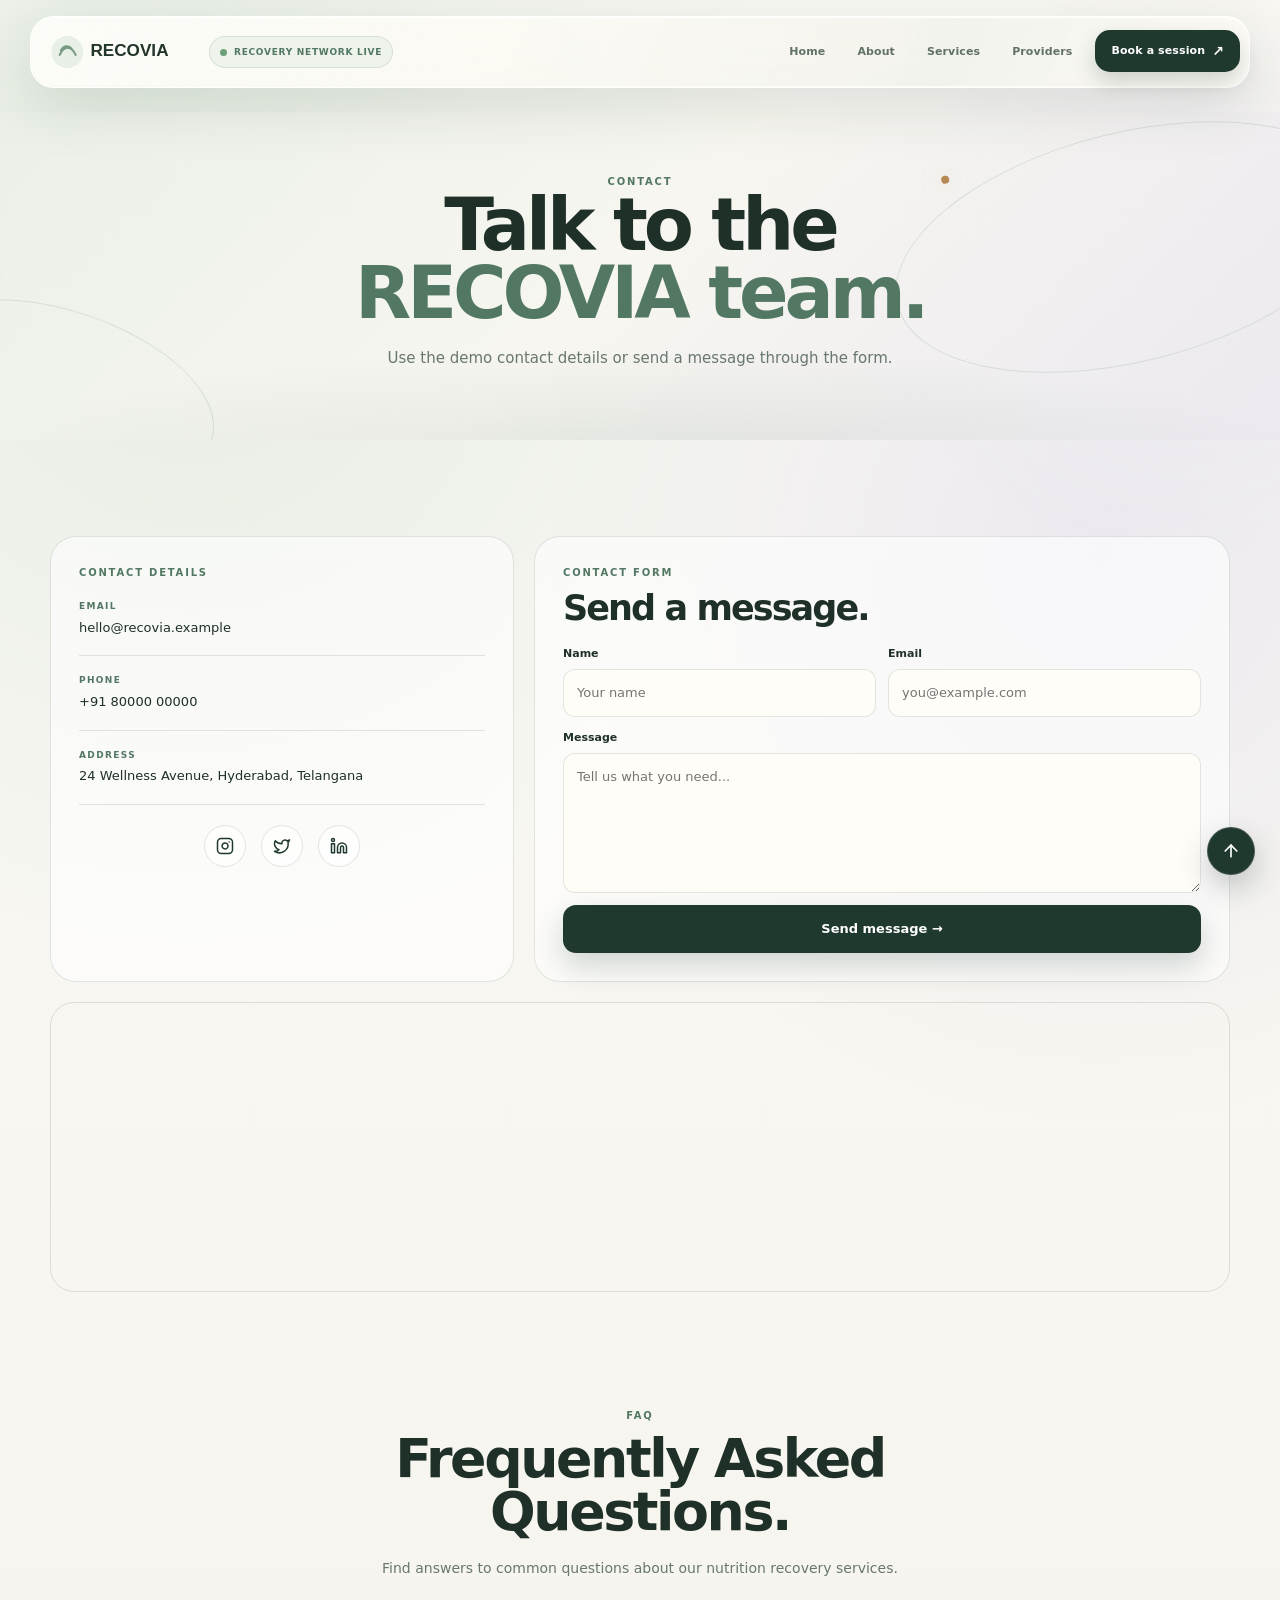
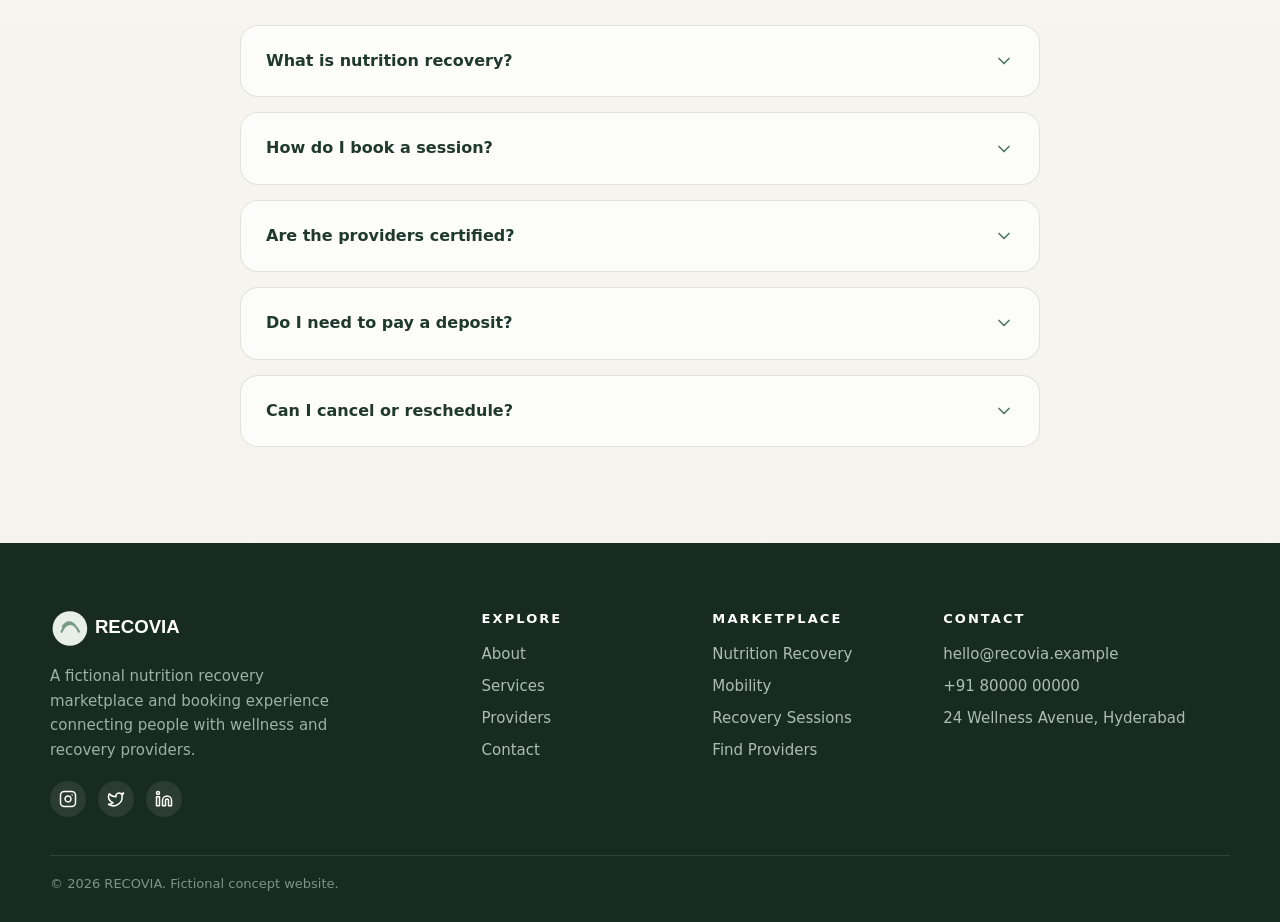
<file: contact.html>
<!doctype html><html lang="en"><head><meta charset="utf-8"><meta name="viewport" content="width=device-width,initial-scale=1"><meta name="theme-color" content="#20392e"><link rel="icon" href="assets/favicon.svg"><link rel="stylesheet" href="assets/css/style.css"><title>Contact — RECOVIA</title></head><body><header class="nav nav-modern"><a class="brand" href="index.html" aria-label="RECOVIA home"><img src="assets/logo.svg" alt="RECOVIA"></a><div class="nav-live"><span class="live-dot"></span><span>Recovery network live</span></div><button class="menu" aria-label="Open navigation" aria-expanded="false"><span></span><span></span><span></span></button><nav class="navlinks" aria-label="Primary navigation"><a href="index.html">Home</a><a href="about.html">About</a><a href="services.html">Services</a><a href="providers.html">Providers</a><a class="nav-cta" href="contact.html">Book a session <span>↗</span></a></nav></header><div class="scroll-progress" aria-hidden="true"><span></span></div><main>
<section class="page-hero"><div class="page-hero-orbit orbit-a" aria-hidden="true"></div><div class="page-hero-orbit orbit-b" aria-hidden="true"></div><div class="page-hero-noise" aria-hidden="true"></div><div class="container reveal"><div class="kicker">Contact</div><h1>Talk to the<br><em>RECOVIA team.</em></h1><p>Use the demo contact details or send a message through the form.</p></div></section>
<section class="section container"><div class="contact-grid"><div class="contact-box reveal from-left"><div class="kicker">Contact details</div><div class="contact-item"><small>Email</small><p>hello@recovia.example</p></div><div class="contact-item"><small>Phone</small><p>+91 80000 00000</p></div><div class="contact-item"><small>Address</small><p>24 Wellness Avenue, Hyderabad, Telangana</p></div><div class="contact-socials" style="display:flex;justify-content:center;gap:15px;padding-top:20px"><a href="#" aria-label="Instagram"><svg width="18" height="18" viewBox="0 0 24 24" fill="none" stroke="currentColor" stroke-width="2" stroke-linecap="round" stroke-linejoin="round"><rect x="2" y="2" width="20" height="20" rx="5" ry="5"></rect><path d="M16 11.37A4 4 0 1 1 12.63 8 4 4 0 0 1 16 11.37z"></path><line x1="17.5" y1="6.5" x2="17.51" y2="6.5"></line></svg></a><a href="#" aria-label="Twitter"><svg width="18" height="18" viewBox="0 0 24 24" fill="none" stroke="currentColor" stroke-width="2" stroke-linecap="round" stroke-linejoin="round"><path d="M22 4s-.7 2.1-2 3.4c1.6 10-9.4 17.3-18 11.6 2.2.1 4.4-.6 6-2C3 15.5.5 9.6 3 5c2.2 2.6 5.6 4.1 9 4-.9-4.2 4-6.6 7-3.8 1.1 0 3-1.2 3-1.2z"></path></svg></a><a href="#" aria-label="LinkedIn"><svg width="18" height="18" viewBox="0 0 24 24" fill="none" stroke="currentColor" stroke-width="2" stroke-linecap="round" stroke-linejoin="round"><path d="M16 8a6 6 0 0 1 6 6v7h-4v-7a2 2 0 0 0-2-2 2 2 0 0 0-2 2v7h-4v-7a6 6 0 0 1 6-6z"></path><rect x="2" y="9" width="4" height="12"></rect><circle cx="4" cy="4" r="2"></circle></svg></a></div></div><div class="form-box reveal from-right"><div class="kicker">Contact form</div><h2 style="margin:9px 0 20px;font-size:35px">Send a message.</h2><form class="form" data-demo-form><div class="field"><label>Name</label><input required placeholder="Your name"></div><div class="field"><label>Email</label><input required type="email" placeholder="you@example.com"></div><div class="field full"><label>Message</label><textarea required placeholder="Tell us what you need..."></textarea></div><div class="field full"><button class="btn btn-primary" type="submit">Send message →</button></div></form><div class="notice"></div></div></div><div class="map reveal"><iframe loading="lazy" src="https://www.openstreetmap.org/export/embed.html?bbox=78.390%2C17.370%2C78.510%2C17.470&layer=mapnik"></iframe></div></section><section class="section container faq-section"><div class="section-head reveal"><div><div class="kicker">FAQ</div><h2>Frequently Asked<br>Questions.</h2></div><p>Find answers to common questions about our nutrition recovery services.</p></div><div class="faq-list reveal"><details class="faq-item"><summary>What is nutrition recovery? <svg width="20" height="20" viewBox="0 0 24 24" fill="none" stroke="currentColor" stroke-width="2" stroke-linecap="round" stroke-linejoin="round" class="faq-arrow"><polyline points="6 9 12 15 18 9"></polyline></svg></summary><div class="faq-content"><p>Nutrition recovery focuses on replenishing essential nutrients and rehydrating the body after intensive workouts, treatments, or periods of stress.</p></div></details><details class="faq-item"><summary>How do I book a session? <svg width="20" height="20" viewBox="0 0 24 24" fill="none" stroke="currentColor" stroke-width="2" stroke-linecap="round" stroke-linejoin="round" class="faq-arrow"><polyline points="6 9 12 15 18 9"></polyline></svg></summary><div class="faq-content"><p>You can book a session by selecting a provider from our Providers page, choosing an available time slot, and submitting a booking request with your details.</p></div></details><details class="faq-item"><summary>Are the providers certified? <svg width="20" height="20" viewBox="0 0 24 24" fill="none" stroke="currentColor" stroke-width="2" stroke-linecap="round" stroke-linejoin="round" class="faq-arrow"><polyline points="6 9 12 15 18 9"></polyline></svg></summary><div class="faq-content"><p>Yes, all providers on the RECOVIA marketplace are fully vetted and certified professionals in nutrition, wellness, and physical recovery.</p></div></details><details class="faq-item"><summary>Do I need to pay a deposit? <svg width="20" height="20" viewBox="0 0 24 24" fill="none" stroke="currentColor" stroke-width="2" stroke-linecap="round" stroke-linejoin="round" class="faq-arrow"><polyline points="6 9 12 15 18 9"></polyline></svg></summary><div class="faq-content"><p>Most sessions require a small deposit to secure your booking slot. The exact deposit amount is shown upfront during the booking process.</p></div></details><details class="faq-item"><summary>Can I cancel or reschedule? <svg width="20" height="20" viewBox="0 0 24 24" fill="none" stroke="currentColor" stroke-width="2" stroke-linecap="round" stroke-linejoin="round" class="faq-arrow"><polyline points="6 9 12 15 18 9"></polyline></svg></summary><div class="faq-content"><p>Yes, you can cancel or reschedule your session up to 24 hours in advance. Please refer to our complete cancellation policy for more details.</p></div></details></div></section></main><footer class="footer"><div class="container footer-grid"><div><img src="assets/logo-footer.svg" alt="RECOVIA"><p>A fictional nutrition recovery marketplace and booking experience connecting people with wellness and recovery providers.</p><div class="social-icons"><a href="#" aria-label="Instagram"><svg width="18" height="18" viewBox="0 0 24 24" fill="none" stroke="currentColor" stroke-width="2" stroke-linecap="round" stroke-linejoin="round"><rect x="2" y="2" width="20" height="20" rx="5" ry="5"></rect><path d="M16 11.37A4 4 0 1 1 12.63 8 4 4 0 0 1 16 11.37z"></path><line x1="17.5" y1="6.5" x2="17.51" y2="6.5"></line></svg></a><a href="#" aria-label="Twitter"><svg width="18" height="18" viewBox="0 0 24 24" fill="none" stroke="currentColor" stroke-width="2" stroke-linecap="round" stroke-linejoin="round"><path d="M22 4s-.7 2.1-2 3.4c1.6 10-9.4 17.3-18 11.6 2.2.1 4.4-.6 6-2C3 15.5.5 9.6 3 5c2.2 2.6 5.6 4.1 9 4-.9-4.2 4-6.6 7-3.8 1.1 0 3-1.2 3-1.2z"></path></svg></a><a href="#" aria-label="LinkedIn"><svg width="18" height="18" viewBox="0 0 24 24" fill="none" stroke="currentColor" stroke-width="2" stroke-linecap="round" stroke-linejoin="round"><path d="M16 8a6 6 0 0 1 6 6v7h-4v-7a2 2 0 0 0-2-2 2 2 0 0 0-2 2v7h-4v-7a6 6 0 0 1 6-6z"></path><rect x="2" y="9" width="4" height="12"></rect><circle cx="4" cy="4" r="2"></circle></svg></a></div></div><div><h4>Explore</h4><a href="about.html">About</a><a href="services.html">Services</a><a href="providers.html">Providers</a><a href="contact.html">Contact</a></div><div><h4>Marketplace</h4><a href="services.html">Nutrition Recovery</a><a href="services.html">Mobility</a><a href="services.html">Recovery Sessions</a><a href="providers.html">Find Providers</a></div><div><h4>Contact</h4><a href="mailto:hello@recovia.example">hello@recovia.example</a><a href="tel:+918000000000">+91 80000 00000</a><a href="contact.html">24 Wellness Avenue, Hyderabad</a></div></div><div class="container copyright"><span>© 2026 RECOVIA. Fictional concept website.</span></div></footer><a href="#" class="back-to-top" aria-label="Back to top"><svg width="20" height="20" viewBox="0 0 24 24" fill="none" stroke="currentColor" stroke-width="2" stroke-linecap="round" stroke-linejoin="round"><line x1="12" y1="19" x2="12" y2="5"></line><polyline points="5 12 12 5 19 12"></polyline></svg></a><script src="assets/js/app.js"></script></body></html>
</file>
<file: assets/css/style.css>
:root{--ink:#1e3027;--muted:#68776f;--paper:#f7f6f0;--white:#fffdf8;--sage:#dfeadf;--green:#527763;--deep:#20392e;--gold:#b58a55;--lav:#e8e5ef;--line:rgba(30,48,39,.12);--shadow:0 24px 70px rgba(43,58,49,.14)}
*{box-sizing:border-box;margin:0;padding:0}html{scroll-behavior:smooth;overflow-x:hidden}body{font-family:Inter,system-ui,sans-serif;background:var(--paper);color:var(--ink);line-height:1.65;overflow-x:hidden;width:100%;position:relative}body:before{content:"";position:fixed;inset:0;z-index:-1;background:radial-gradient(circle at 8% 10%,#dfeadf66,transparent 24%),radial-gradient(circle at 92% 30%,#e8e5ef88,transparent 22%)}a{text-decoration:none;color:inherit}img{display:block;max-width:100%}button,input,textarea{font:inherit}.container{width:min(1180px,calc(100% - 40px));margin:auto}
main{padding-top:112px}.hero{min-height:calc(100vh - 112px);display:grid;grid-template-columns:.93fr 1.07fr;align-items:center;gap:55px;padding:48px 0 72px}.eyebrow,.kicker{font-size:10px;letter-spacing:.18em;text-transform:uppercase;font-weight:900;color:var(--green)}.eyebrow{display:inline-flex;gap:8px;align-items:center;margin-bottom:18px}.eyebrow:before{content:"";width:27px;height:1px;background:var(--gold)}.hero h1{font-size:clamp(46px,6vw,79px);line-height:.93;letter-spacing:-.065em;font-weight:900;max-width:620px}.hero h1 .line{display:block;overflow:hidden}.hero h1 .line span{display:inline-block;animation:wordIn 1s cubic-bezier(.18,.78,.24,1) both}.hero h1 .line:nth-child(2) span{animation-delay:.12s;color:var(--green)}@keyframes wordIn{from{opacity:0;transform:translateY(90px) rotateX(-35deg)}to{opacity:1;transform:none}}.hero-copy>p{max-width:560px;color:var(--muted);font-size:16px;margin:23px 0 26px}.actions{display:flex;gap:10px;flex-wrap:wrap}.btn{min-height:48px;border:1px solid var(--line);border-radius:13px;padding:0 19px;display:inline-flex;align-items:center;justify-content:center;font-size:13px;font-weight:850;cursor:pointer;transition:.28s}.btn-primary{background:var(--deep);color:#fff;box-shadow:0 13px 30px #20392e33}.btn-secondary{background:#ffffff88}.btn:hover{transform:translateY(-3px);box-shadow:0 15px 32px #2b3a311f}
.hero-visual{height:570px;position:relative;display:flex;align-items:center;justify-content:center}.hero-photo{width:79%;height:520px;object-fit:cover;border-radius:42% 42% 18px 18px;box-shadow:var(--shadow);transform:rotate(2deg);animation:heroFloat 6s ease-in-out infinite}.hero-visual:before{content:"";position:absolute;width:73%;height:86%;border:1px solid #52776340;border-radius:42% 42% 18px 18px;transform:rotate(-5deg);animation:frameFloat 7s ease-in-out infinite}.hero-badge{position:absolute;left:3%;bottom:55px;background:#fffdf8d9;backdrop-filter:blur(16px);border:1px solid #ffffffdd;padding:14px 17px;border-radius:17px;box-shadow:var(--shadow);animation:badgeFloat 5s ease-in-out infinite}.hero-badge b{display:block;font-size:11px}.hero-badge small{color:var(--muted);font-size:10px}.hero-pill{position:absolute;right:4%;top:15%;padding:11px 13px;border-radius:999px;background:var(--deep);color:#fff;font-size:10px;font-weight:800;letter-spacing:.08em;animation:badgeFloat 5s ease-in-out infinite reverse}@keyframes heroFloat{50%{transform:rotate(-1deg) translateY(-10px) scale(1.012)}}@keyframes frameFloat{50%{transform:rotate(2deg) translateY(7px)}}@keyframes badgeFloat{50%{transform:translateY(-9px)}}
.trustbar{border-block:1px solid var(--line);padding:15px 0;background:#ffffff4d}.trustrow{display:flex;justify-content:space-between;gap:20px;flex-wrap:wrap}.trustrow span{font-size:10px;letter-spacing:.13em;text-transform:uppercase;color:#78857d;font-weight:850}
.section{padding:96px 0;position:relative}.section-head{display:flex;flex-direction:column;align-items:center;text-align:center;gap:18px;margin-bottom:45px}.section h2{font-size:clamp(31px,4.2vw,55px);line-height:.98;letter-spacing:-.055em;margin-top:9px}.section-head p{max-width:580px;color:var(--muted);font-size:14px;margin:0 auto}
.bento{display:grid;grid-template-columns:1.15fr .85fr .85fr;grid-template-rows:260px 260px;gap:15px}.bento-card{position:relative;border-radius:27px;overflow:hidden;border:1px solid var(--line);box-shadow:0 16px 50px #2b3a3114;transition:.5s}.bento-card:first-child{grid-row:span 2}.bento-card:nth-child(4){grid-column:2/4}.bento-card img{width:100%;height:100%;object-fit:cover;transition:.8s}.bento-card:hover img{transform:scale(1.065)}.bento-card:after{content:"";position:absolute;inset:0;background:linear-gradient(180deg,transparent 30%,#14251db8)}.bento-content{position:absolute;z-index:2;left:22px;right:22px;bottom:20px;color:white}.bento-content span,.tag{font-size:9px;letter-spacing:.14em;font-weight:900}.bento-content span{color:#d9e9dc}.bento-content h3{font-size:22px;line-height:1.05;margin-top:5px}.bento-card:hover{transform:translateY(-6px)}
.glass-section{background:var(--deep);color:white;overflow:hidden}.glass-section .kicker{color:#b9d5c0}.glass-section .section-head p{color:#a9b9ae}.glass{border:1px solid #ffffff24;background:#ffffff12;backdrop-filter:blur(18px);border-radius:28px;box-shadow:inset 0 1px #ffffff14,0 24px 70px #00000029}.quote-grid,.booking{display:grid;grid-template-columns:1fr 1fr;gap:18px}.quote,.booking-card{padding:28px}.quote strong{font-size:42px;display:block;color:#dbeade;line-height:1}.quote p,.booking-card p{color:#b5c2ba;font-size:14px;margin:16px 0}.quote small{color:#91a59a;font-size:10px;text-transform:uppercase;letter-spacing:.13em}.booking-card h3{font-size:27px;line-height:1.05}.slot-grid{display:grid;grid-template-columns:repeat(3,1fr);gap:8px}.slot{border:1px solid #ffffff22;background:#ffffff0d;color:#dfe8e1;border-radius:11px;padding:10px;text-align:center;font-size:11px;cursor:pointer;transition:.25s}.slot:hover,.slot.selected{background:#dbeade;color:var(--deep);border-color:#dbeade;transform:translateY(-2px)}.booking-card:not(.glass) .slot{color:var(--deep);border-color:var(--line);background:#ffffff88;font-weight:700}.booking-card:not(.glass) .slot:hover{background:var(--green);color:#fff;border-color:var(--green)}
.service-grid,.provider-grid{display:grid;grid-template-columns:repeat(3,1fr);gap:17px}.service,.provider{overflow:hidden;border-radius:25px;border:1px solid var(--line);background:#ffffff99;transition:.38s}.service:hover,.provider:hover{transform:translateY(-7px);box-shadow:var(--shadow)}.service img,.provider img{width:100%;height:220px;object-fit:cover;transition:.7s}.provider img{height:240px}.service:hover img,.provider:hover img{transform:scale(1.045)}.service-body,.provider-body{padding:21px}.service-body h3,.provider h3{font-size:19px}.service-body p,.provider-body p{font-size:13px;color:var(--muted);margin-top:6px}.tag{display:inline-flex;color:var(--green);margin-bottom:9px}.provider-top{display:flex;justify-content:space-between;gap:10px}.rating{font-size:11px;color:var(--gold);font-weight:900}.chips{display:flex;gap:6px;flex-wrap:wrap}.chip{padding:5px 8px;border-radius:999px;background:var(--sage);color:var(--green);font-size:9px;font-weight:850}
.process{display:grid;grid-template-columns:repeat(4,1fr);gap:12px}.process-card{padding:22px;border:1px solid var(--line);border-radius:21px;background:#ffffff88}.process-card b{color:var(--gold);font-size:10px}.process-card h3{font-size:18px;margin:9px 0 6px}.process-card p{color:var(--muted);font-size:12px}
.page-hero{padding:62px 0 70px;text-align:center;position:relative}.page-hero h1{font-size:clamp(43px,6vw,73px);line-height:.94;letter-spacing:-.06em}.page-hero h1 em{font-style:normal;color:var(--green)}.page-hero p{max-width:650px;margin:18px auto 0;color:var(--muted);font-size:15px}.quote-large{display:grid;grid-template-columns:1.1fr .9fr;gap:22px;align-items:stretch}.quote-photo{min-height:400px;border-radius:30px;overflow:hidden}.quote-photo img{width:100%;height:100%;object-fit:cover}.quote-copy{padding:35px}.quote-copy blockquote{font-size:29px;line-height:1.1;letter-spacing:-.04em}.quote-copy p{color:var(--muted);font-size:13px;margin:18px 0}
.contact-grid{display:grid;grid-template-columns:.8fr 1.2fr;gap:20px}.contact-box,.form-box{background:#ffffff99;border:1px solid var(--line);border-radius:26px;padding:28px}.contact-item{padding:17px 0;border-bottom:1px solid var(--line)}.contact-item:last-child{border:0}.contact-item small{display:block;color:var(--green);font-size:9px;text-transform:uppercase;letter-spacing:.15em;font-weight:900}.contact-item p{font-size:13px;margin-top:3px}.form{display:grid;grid-template-columns:1fr 1fr;gap:12px}.field{display:grid;gap:6px}.field.full{grid-column:1/-1}.field label{font-size:11px;font-weight:800}.field input,.field textarea{width:100%;border:1px solid var(--line);background:#fffdf8;border-radius:12px;padding:12px 13px;color:var(--ink);outline:none;font-size:13px}.field textarea{min-height:140px;resize:vertical}.field input:focus,.field textarea:focus{border-color:var(--green);box-shadow:0 0 0 3px #5277631a}.map{height:290px;margin-top:20px;border-radius:24px;overflow:hidden;border:1px solid var(--line)}.map iframe{width:100%;height:100%;border:0;filter:saturate(.7)}
.footer{background:#182b22;color:#fff;padding:65px 0 28px;position:relative;overflow:hidden}.footer-grid{display:grid;grid-template-columns:1.4fr .7fr .7fr 1fr;gap:30px;position:relative;z-index:2}.footer img{width:154px;height:auto;display:block;filter:none}.footer p{color:#9fb0a5;font-size:15px;max-width:300px;margin-top:15px}.footer h4{font-size:13px;text-transform:uppercase;letter-spacing:.16em;margin-bottom:13px}.footer a{display:block;color:#aebdb4;font-size:15px;margin:7px 0}.footer a:hover{color:white}.copyright{border-top:1px solid #ffffff1a;margin-top:38px;padding-top:17px;color:#7f9388;font-size:13px;position:relative;z-index:2;display:flex;justify-content:space-between;align-items:center}.social-icons{display:flex;gap:12px;margin-top:18px}.social-icons a{display:inline-flex;align-items:center;justify-content:center;width:36px;height:36px;border-radius:50%;background:#ffffff14;color:#fff;transition:.3s;margin:0}.social-icons a:hover{background:var(--green);transform:translateY(-3px)}.back-to-top{position:fixed;bottom:25px;right:25px;z-index:9999;display:flex;align-items:center;justify-content:center;width:48px;height:48px;background:var(--deep);color:#fff;border-radius:50%;box-shadow:0 12px 30px rgba(32,57,46,.25);transition:.3s;border:1px solid #ffffff24}.back-to-top:hover{background:var(--green);color:#fff;transform:translateY(-5px);box-shadow:0 18px 40px rgba(32,57,46,.35);border-color:#ffffff50}12%{opacity:.6}55%{transform:translate(25px,-430px) scale(1)}100%{transform:translate(-35px,-760px) scale(1.15);opacity:0}}
.reveal{opacity:0;transform:translateY(35px);transition:opacity .8s cubic-bezier(.2,.8,.2,1),transform .8s cubic-bezier(.2,.8,.2,1)}.reveal.visible{opacity:1;transform:none}.from-left{transform:translateX(-65px)}.from-right{transform:translateX(65px)}.from-left.visible,.from-right.visible{transform:none}.notice{display:none;margin-top:12px;padding:11px;border-radius:10px;background:var(--sage);color:var(--green);font-size:12px}
.faq-section{padding-top:20px}.faq-list{max-width:800px;margin:0 auto;display:flex;flex-direction:column;gap:15px}.faq-item{background:#ffffffb3;border:1px solid var(--line);border-radius:18px;overflow:hidden;transition:.3s}.faq-item summary{display:flex;justify-content:space-between;align-items:center;padding:22px 25px;font-size:16px;font-weight:800;color:var(--deep);cursor:pointer;list-style:none;transition:background .3s}.faq-item summary:hover{background:#ffffff}.faq-item summary::-webkit-details-marker{display:none}.faq-arrow{transition:transform .4s cubic-bezier(.2,.8,.2,1);color:var(--green)}.faq-item[open] .faq-arrow{transform:rotate(180deg)}.faq-content{padding:0 25px 22px;color:var(--muted);font-size:14px;line-height:1.6;animation:fade-in .4s ease}@keyframes fade-in{from{opacity:0;transform:translateY(-5px)}to{opacity:1;transform:none}}.contact-socials a{display:inline-flex;align-items:center;justify-content:center;width:42px;height:42px;border-radius:50%;background:#ffffffb3;color:var(--deep);border:1px solid var(--line);transition:.3s}.contact-socials a:hover{background:var(--green);color:#fff;border-color:var(--green);transform:translateY(-3px)}
@media(max-width:950px){.navlinks{display:none;position:absolute;top:78px;left:0;right:0;flex-direction:column;align-items:stretch;padding:9px;background:#fffdf8f5;backdrop-filter:blur(18px);border:1px solid var(--line);border-radius:18px}.navlinks.open{display:flex;animation:drop .3s ease}.navlinks a{text-align:center}.menu{display:block}.hero{grid-template-columns:1fr;gap:10px}.hero-visual{height:450px}.bento{grid-template-columns:1fr 1fr;grid-template-rows:260px 220px 220px}.bento-card:first-child{grid-row:span 2}.bento-card:nth-child(4){grid-column:1/3}.service-grid,.provider-grid{grid-template-columns:1fr 1fr}.booking,.quote-large{grid-template-columns:1fr}.process{grid-template-columns:1fr 1fr}.footer-grid{grid-template-columns:1fr 1fr}.contact-grid{grid-template-columns:1fr 1fr}@keyframes drop{from{opacity:0;transform:translateY(-8px) scale(.98)}to{opacity:1;transform:none}}}
@media(max-width:620px){.container{width:calc(100% - 26px)}.nav{height:62px;top:8px}.brand img{width:127px}.hero{padding-top:25px}.hero h1{font-size:clamp(41px,13vw,59px)}.hero-copy>p{font-size:14px}.hero-visual{height:350px}.hero-photo{height:320px;width:86%}.hero-badge{left:0;bottom:15px}.hero-pill{right:0;top:9%}.section{padding:70px 0}.section-head{display:block}.section-head p{margin-top:14px}.bento{grid-template-columns:1fr;grid-template-rows:300px 210px 210px 210px}.bento-card:first-child{grid-row:auto}.bento-card:nth-child(4){grid-column:auto}.quote-grid,.service-grid,.provider-grid,.process,.contact-grid{grid-template-columns:1fr}.slot-grid{grid-template-columns:repeat(2,1fr)}.quote-photo{min-height:300px}.form{grid-template-columns:1fr}.field.full{grid-column:auto}.footer-grid{grid-template-columns:1fr}.actions .btn{width:100%}.page-hero{padding:45px 0 55px}.page-hero h1{font-size:44px}.trustrow{justify-content:flex-start}.trustrow span{font-size:9px}}
@media(prefers-reduced-motion:reduce){*,*:before,*:after{animation-duration:.001ms!important;animation-iteration-count:1!important;scroll-behavior:auto!important;transition-duration:.001ms!important}}

/* 2026 TRENDING FLOATING NAVIGATION */
.nav{position:fixed;z-index:1000;top:16px;left:50%;transform:translateX(-50%);width:min(1220px,calc(100% - 30px));min-height:72px;padding:8px 9px 8px 18px;background:rgba(255,253,248,.76);backdrop-filter:blur(26px) saturate(145%);-webkit-backdrop-filter:blur(26px) saturate(145%);border:1px solid rgba(255,255,255,.9);border-radius:24px;display:flex;align-items:center;gap:18px;box-shadow:0 18px 60px rgba(30,48,39,.12),inset 0 1px 0 rgba(255,255,255,.9);transition:background .35s,box-shadow .35s,transform .35s}
.nav:before{content:"";position:absolute;inset:1px;border-radius:23px;pointer-events:none;background:linear-gradient(115deg,rgba(255,255,255,.55),transparent 35%,rgba(82,119,99,.08) 75%,transparent);opacity:.8}
.nav:hover{box-shadow:0 22px 70px rgba(30,48,39,.16),inset 0 1px 0 rgba(255,255,255,.95)}
.brand{position:relative;z-index:2;display:flex;align-items:center;flex:0 0 auto}.brand img{width:142px;display:block}
.nav-live{position:relative;z-index:2;display:inline-flex;align-items:center;gap:7px;padding:8px 10px;border:1px solid rgba(82,119,99,.14);border-radius:999px;background:rgba(223,234,223,.48);color:#527763;font-size:9px;font-weight:900;letter-spacing:.08em;text-transform:uppercase;white-space:nowrap}.live-dot{width:7px;height:7px;border-radius:50%;background:#6ca078;box-shadow:0 0 0 0 rgba(108,160,120,.45);animation:livePulse 1.8s infinite}@keyframes livePulse{70%{box-shadow:0 0 0 7px rgba(108,160,120,0)}100%{box-shadow:0 0 0 0 rgba(108,160,120,0)}}
.navlinks{position:relative;z-index:2;margin-left:auto;display:flex;align-items:center;gap:4px}.navlinks a{position:relative;isolation:isolate;display:inline-flex;align-items:center;gap:7px;padding:11px 14px;border-radius:14px;color:#627168;font-size:11px;font-weight:850;letter-spacing:.01em;transition:color .25s,background .25s,transform .25s}.navlinks a:before{content:"";position:absolute;inset:3px;border-radius:11px;background:rgba(223,234,223,.82);transform:scale(.72);opacity:0;transition:.28s cubic-bezier(.2,.8,.2,1);z-index:-1}.navlinks a:hover,.navlinks a.active{color:var(--deep)!important;transform:translateY(-1px)}.navlinks a:hover:before,.navlinks a.active:before{transform:scale(1);opacity:1}.navlinks a:after{content:"";position:absolute;left:50%;bottom:6px;width:4px;height:4px;border-radius:50%;background:var(--gold);transform:translateX(-50%) scale(0);transition:.28s}.navlinks a:hover:after,.navlinks a.active:after{transform:translateX(-50%) scale(1)}
.navlinks a.nav-cta{margin-left:5px;color:#fff!important;padding:12px 16px;border-radius:15px;background:var(--deep);box-shadow:0 10px 22px rgba(32,57,46,.2);overflow:hidden}.navlinks a.nav-cta:before{inset:0;background:linear-gradient(110deg,transparent 20%,rgba(255,255,255,.15) 50%,transparent 80%);transform:translateX(-120%);opacity:1}.navlinks a.nav-cta:hover:before{transform:translateX(120%);transition:transform .65s}.navlinks a.nav-cta:hover,.navlinks a.nav-cta.active{color:#fff!important}.navlinks a.nav-cta:after{display:none}.nav-cta span{font-size:14px;line-height:1;transition:transform .25s}.nav-cta:hover span{transform:translate(2px,-2px)}
.menu{position:relative;z-index:3;display:none;width:43px;height:43px;border:1px solid var(--line);border-radius:13px;background:rgba(255,255,255,.72);cursor:pointer;padding:10px}.menu span{display:block;width:20px;height:1.5px;background:var(--deep);margin:4px auto;transition:.3s}.menu.open span:nth-child(1){transform:translateY(5.5px) rotate(45deg)}.menu.open span:nth-child(2){opacity:0;transform:scaleX(0)}.menu.open span:nth-child(3){transform:translateY(-5.5px) rotate(-45deg)}
/* Hero motion system: orbiting recovery signals + content-aware motion */
.hero-title-wrap{position:relative;width:min(700px,100%);isolation:isolate}.hero-title-wrap h1{position:relative;z-index:3}.hero-title-wrap h1 em{font-style:normal;color:var(--green);display:inline-block;position:relative}.hero-title-wrap h1 em:after{content:"";position:absolute;left:0;right:0;bottom:-5px;height:3px;border-radius:9px;background:linear-gradient(90deg,transparent,var(--gold),transparent);transform:scaleX(.25);animation:underlineBreath 2.8s ease-in-out infinite}@keyframes underlineBreath{50%{transform:scaleX(1);opacity:.65}}
.h1-glow{position:absolute;width:210px;height:210px;left:28%;top:20%;border-radius:50%;background:radial-gradient(circle,rgba(181,138,85,.16),rgba(82,119,99,.07) 38%,transparent 70%);filter:blur(6px);animation:glowDrift 7s ease-in-out infinite;z-index:-1}@keyframes glowDrift{50%{transform:translate(70px,-24px) scale(1.2);opacity:.65}}
.h1-orbit{position:absolute;z-index:1;border:1px solid rgba(82,119,99,.17);border-radius:50%;pointer-events:none}.h1-orbit i{position:absolute;width:8px;height:8px;border-radius:50%;background:var(--gold);box-shadow:0 0 18px rgba(181,138,85,.35)}.orbit-one{width:330px;height:170px;right:0;top:5px;transform:rotate(-12deg);animation:orbitTilt 9s linear infinite}.orbit-one i:nth-child(1){left:13%;top:15%}.orbit-one i:nth-child(2){right:8%;top:45%;background:var(--green)}.orbit-one i:nth-child(3){left:48%;bottom:-4%}.orbit-two{width:230px;height:115px;right:12%;top:35px;transform:rotate(18deg);opacity:.7;animation:orbitTilt 7s linear infinite reverse}.orbit-two i:first-child{right:4%;top:38%;width:6px;height:6px}.orbit-two i:last-child{left:25%;bottom:-3%;width:5px;height:5px;background:var(--green)}@keyframes orbitTilt{50%{transform:rotate(10deg) translateY(-8px)}100%{transform:rotate(-12deg)}}
.h1-float{position:absolute;z-index:4;padding:8px 10px;border:1px solid rgba(255,255,255,.9);border-radius:999px;background:rgba(255,253,248,.74);backdrop-filter:blur(14px);box-shadow:0 12px 35px rgba(43,58,49,.1);font-size:8px;letter-spacing:.12em;font-weight:900;color:var(--green);white-space:nowrap}.float-one{right:2%;top:-12px;animation:floatA 4.8s ease-in-out infinite}.float-two{left:1%;bottom:-20px;animation:floatB 5.6s ease-in-out infinite}.float-two b{font-size:12px;margin-left:3px;color:var(--gold)}.mini-pulse{display:inline-block;width:5px;height:5px;background:#6ca078;border-radius:50%;margin-right:5px;vertical-align:1px;animation:livePulse 1.5s infinite}@keyframes floatA{50%{transform:translateY(-10px) rotate(2deg)}}@keyframes floatB{50%{transform:translateY(8px) rotate(-2deg)}}
.hero h1 .line .word{will-change:transform;animation:heroWordIn 1s cubic-bezier(.18,.78,.24,1) both}.hero h1 .line:nth-child(2) .word{animation-delay:.14s}@keyframes heroWordIn{0%{opacity:0;transform:translateY(100%) rotateX(-35deg) scale(.96);filter:blur(8px)}65%{opacity:1;transform:translateY(-5%) rotateX(2deg) scale(1.01);filter:blur(0)}100%{opacity:1;transform:none}}
@media(max-width:950px){.nav-live{display:none}.nav{width:calc(100% - 24px);top:9px;min-height:64px;padding:7px 8px 7px 14px;border-radius:20px}.brand img{width:130px}.menu{display:block;margin-left:auto}.navlinks{display:none;position:absolute;top:73px;left:0;right:0;margin:0;padding:8px;background:rgba(255,253,248,.9);backdrop-filter:blur(22px);border:1px solid rgba(255,255,255,.9);border-radius:19px;box-shadow:0 20px 55px rgba(30,48,39,.15);flex-direction:column;align-items:stretch;gap:3px}.navlinks.open{display:flex;animation:navDrop .32s cubic-bezier(.2,.8,.2,1)}.navlinks a{justify-content:center;padding:12px}.navlinks .nav-cta{margin:4px 0 0}.navlinks a:before{inset:2px}@keyframes navDrop{from{opacity:0;transform:translateY(-10px) scale(.98)}to{opacity:1;transform:none}}.hero-title-wrap{width:100%}.orbit-one{right:-3%;width:260px;height:140px}.orbit-two{right:6%;width:190px;height:95px}.float-one{right:0;top:-14px}.float-two{left:0;bottom:-18px}}
@media(max-width:620px){.nav{width:calc(100% - 16px);border-radius:18px}.brand img{width:122px}.menu{width:40px;height:40px}.navlinks{top:68px}.hero-title-wrap{padding-bottom:14px}.h1-glow{width:150px;height:150px;left:25%;top:25%}.orbit-one{width:190px;height:105px;right:-4%;top:8px}.orbit-two{width:150px;height:80px;right:8%;top:25px}.orbit-one i,.orbit-two i{width:5px;height:5px}.float-one{font-size:7px;top:-20px}.float-two{font-size:7px;bottom:-12px}.hero h1 .line .word{animation-duration:.85s}}
@media(prefers-reduced-motion:reduce){.h1-orbit,.h1-glow,.h1-float,.hero h1 .line .word,.hero-title-wrap h1 em:after,.live-dot{animation:none!important}.hero h1 .line .word{opacity:1;transform:none;filter:none}}

/* =========================================================
   RECOVIA MOTION / EDITORIAL REFINEMENT — inspired by the
   expressive motion principles showcased at Adobe MAX 2026,
   reinterpreted for a nutrition + recovery marketplace.
   ========================================================= */
:root{--motion-ease:cubic-bezier(.16,1,.3,1);--motion-soft:cubic-bezier(.22,.8,.2,1)}
body{background-image:radial-gradient(circle at 15% 12%,rgba(223,234,223,.72),transparent 26%),radial-gradient(circle at 86% 22%,rgba(232,229,239,.75),transparent 25%),linear-gradient(180deg,#f8f7f2 0%,#f7f6f0 45%,#f3f3ec 100%)}
body:after{content:"";position:fixed;inset:0;pointer-events:none;z-index:9998;opacity:.045;background-image:linear-gradient(rgba(30,48,39,.12) 1px,transparent 1px),linear-gradient(90deg,rgba(30,48,39,.12) 1px,transparent 1px);background-size:70px 70px;mask-image:linear-gradient(to bottom,black,transparent 80%)}
.scroll-progress{position:fixed;z-index:1100;top:0;left:0;width:100%;height:3px;pointer-events:none;background:transparent}.scroll-progress span{display:block;width:0;height:100%;background:linear-gradient(90deg,var(--gold),var(--green),#9ebfa7);box-shadow:0 0 14px rgba(82,119,99,.35);transition:width .08s linear}
.nav{transition:top .45s var(--motion-ease),width .45s var(--motion-ease),min-height .45s var(--motion-ease),padding .45s var(--motion-ease),border-radius .45s var(--motion-ease),box-shadow .45s var(--motion-ease),background .45s var(--motion-ease)}
.nav.scrolled{top:9px;width:min(1080px,calc(100% - 32px));min-height:60px;padding-top:5px;padding-bottom:5px;border-radius:19px;background:rgba(255,253,248,.88);box-shadow:0 18px 55px rgba(30,48,39,.15)}
.nav.scrolled .brand img{width:128px}.nav.scrolled .navlinks a{padding-top:9px;padding-bottom:9px}
/* Editorial hero */
.hero{min-height:calc(100vh - 20px);align-items:center;padding-top:110px;padding-bottom:80px;position:relative}
.hero:before{content:"RECOVIA / 2026";position:absolute;top:116px;right:2%;font-size:9px;letter-spacing:.24em;font-weight:900;color:rgba(30,48,39,.34);writing-mode:vertical-rl;transform:rotate(180deg)}
.hero-copy{position:relative;z-index:4}.hero-copy .eyebrow{display:inline-flex;align-items:center;gap:9px;border:1px solid rgba(82,119,99,.16);background:rgba(255,255,255,.48);backdrop-filter:blur(12px);padding:8px 12px;border-radius:999px;box-shadow:0 10px 30px rgba(30,48,39,.05);animation:eyebrowIn .8s var(--motion-ease) both}.hero-copy .eyebrow:before{content:"";width:7px;height:7px;border-radius:50%;background:var(--green);box-shadow:0 0 0 5px rgba(82,119,99,.09);animation:livePulse 1.9s infinite}@keyframes eyebrowIn{from{opacity:0;transform:translateY(12px);filter:blur(6px)}to{opacity:1;transform:none;filter:none}}
.hero-title-wrap{padding:22px 0 30px}.hero h1{letter-spacing:-.065em;line-height:.92;text-wrap:balance}.hero h1 .line{display:block;overflow:visible}.hero h1 .word{transform-origin:left center;text-shadow:0 10px 30px rgba(30,48,39,.07)}
.hero-title-wrap:before{content:"";position:absolute;width:72%;height:72%;left:12%;top:16%;border:1px solid rgba(82,119,99,.08);border-radius:48% 52% 55% 45%;transform:rotate(-9deg);animation:morphRing 12s ease-in-out infinite;pointer-events:none}@keyframes morphRing{0%,100%{border-radius:48% 52% 55% 45%;transform:rotate(-9deg) scale(1)}50%{border-radius:55% 45% 44% 56%;transform:rotate(7deg) scale(1.04)}}
.hero-copy>p{max-width:620px;font-size:clamp(15px,1.35vw,18px);line-height:1.75}.actions{position:relative;z-index:5}.btn{transition:transform .35s var(--motion-ease),box-shadow .35s var(--motion-ease),background .35s ease}.btn:hover{transform:translateY(-4px);box-shadow:0 18px 38px rgba(30,48,39,.15)}.btn-primary{position:relative;overflow:hidden}.btn-primary:after{content:"";position:absolute;inset:-40%;background:linear-gradient(100deg,transparent 35%,rgba(255,255,255,.28) 50%,transparent 65%);transform:translateX(-70%) rotate(8deg);transition:transform .7s var(--motion-ease)}.btn-primary:hover:after{transform:translateX(70%) rotate(8deg)}
.hero-visual{position:relative;min-height:610px;perspective:1200px}.hero-visual:before{content:"";position:absolute;inset:5% 0 0 9%;border-radius:46% 54% 36% 64% / 45% 42% 58% 55%;background:linear-gradient(135deg,rgba(82,119,99,.15),rgba(181,138,85,.11));filter:blur(1px);animation:visualBlob 13s ease-in-out infinite;transform:rotate(8deg)}@keyframes visualBlob{50%{border-radius:60% 40% 52% 48% / 35% 58% 42% 65%;transform:rotate(-4deg) translateY(-10px)}}
.hero-photo{position:relative;z-index:2;width:88%;height:610px;object-fit:cover;border-radius:44% 56% 48% 52% / 35% 40% 60% 65%;transform:rotate(2deg);box-shadow:0 35px 90px rgba(30,48,39,.22);animation:heroPhotoFloat 7s ease-in-out infinite;transition:transform .6s var(--motion-ease),border-radius 1s var(--motion-ease);filter:saturate(.94) contrast(1.02)}@keyframes heroPhotoFloat{50%{transform:rotate(1deg) translateY(-10px)}}.hero-visual:hover .hero-photo{border-radius:48% 52% 40% 60% / 42% 35% 65% 58%;filter:saturate(1.03)}
.hero-badge{z-index:5;box-shadow:0 20px 50px rgba(30,48,39,.14);animation:badgeFloat 5s ease-in-out infinite}.hero-pill{z-index:5;animation:pillFloat 4.4s ease-in-out infinite}@keyframes badgeFloat{50%{transform:translateY(-9px) rotate(-1deg)}}@keyframes pillFloat{50%{transform:translateY(8px) rotate(1deg)}}
/* Motion ticker */
.motion-ticker{overflow:hidden;border-top:1px solid rgba(30,48,39,.1);border-bottom:1px solid rgba(30,48,39,.1);background:#20392e;color:#f7f6f0;transform:rotate(-1.2deg) scale(1.015);margin:55px 0 10px;padding:14px 0;box-shadow:0 18px 45px rgba(32,57,46,.14)}.ticker-track{width:max-content;display:flex;align-items:center;gap:28px;animation:tickerMove 30s linear infinite;text-transform:uppercase;font-size:10px;font-weight:900;letter-spacing:.2em;white-space:nowrap}.ticker-track b{color:#d7b37c;font-size:15px}@keyframes tickerMove{to{transform:translateX(-50%)}}
/* Scroll scenes */
.section{position:relative}.section:has(.bento):before{content:"RECOVERY / SYSTEM";position:absolute;right:1%;top:15%;writing-mode:vertical-rl;font-size:8px;letter-spacing:.22em;color:rgba(30,48,39,.28);font-weight:900}.section-head h2{letter-spacing:-.045em}.section-head h2 br{display:block}.section-head p{max-width:560px}.bento{gap:14px}.bento-card{border-radius:30px;overflow:hidden;box-shadow:0 18px 55px rgba(30,48,39,.1);transition:transform .7s var(--motion-ease),box-shadow .7s var(--motion-ease)}.bento-card:after{content:"";position:absolute;inset:0;background:linear-gradient(180deg,transparent 45%,rgba(20,36,28,.62));opacity:.78;pointer-events:none}.bento-card img,.service img{transition:transform 1s var(--motion-ease),filter .8s ease}.bento-card:hover,.service:hover{box-shadow:0 28px 75px rgba(30,48,39,.17)}.bento-card:hover img,.service:hover img{transform:scale(1.08);filter:saturate(1.05)}.bento-content{z-index:3}.bento-content h3{letter-spacing:-.025em}
.glass-section{position:relative;overflow:hidden}.glass-section:before{content:"";position:absolute;width:420px;height:420px;right:-160px;top:10%;border-radius:50%;background:radial-gradient(circle,rgba(181,138,85,.15),transparent 67%);animation:ambient 10s ease-in-out infinite}@keyframes ambient{50%{transform:translate(-60px,30px) scale(1.2)}}.quote,.booking-card{transition:transform .5s var(--motion-ease),box-shadow .5s var(--motion-ease),border-color .5s ease}.quote:hover,.booking-card:hover{transform:translateY(-8px);box-shadow:0 28px 70px rgba(30,48,39,.14);border-color:rgba(82,119,99,.25)}
.process-card{position:relative;overflow:hidden;transition:transform .5s var(--motion-ease),background .5s ease}.process-card:before{content:"";position:absolute;width:90px;height:90px;border-radius:50%;right:-30px;top:-30px;background:rgba(223,234,223,.8);transition:transform .5s var(--motion-ease)}.process-card:hover:before{transform:scale(2.1)}.process-card>*{position:relative;z-index:1}
/* Inner pages become editorial motion posters */
.page-hero{position:relative;overflow:hidden;isolation:isolate;background:linear-gradient(135deg,#eaf0e8 0%,#f7f6f0 48%,#ece9f0 100%)}.page-hero:after{content:"";position:absolute;left:-5%;right:-5%;bottom:-45%;height:75%;background:radial-gradient(ellipse at center,rgba(82,119,99,.13),transparent 68%);animation:pageGlow 9s ease-in-out infinite;z-index:-1}@keyframes pageGlow{50%{transform:translateX(8%) scale(1.1)}}.page-hero-orbit{position:absolute;border:1px solid rgba(82,119,99,.16);border-radius:50%;pointer-events:none;z-index:-1}.orbit-a{width:480px;height:230px;right:-90px;top:20px;transform:rotate(-14deg);animation:pageOrbit 11s linear infinite}.orbit-b{width:320px;height:160px;left:-100px;bottom:-30px;transform:rotate(18deg);animation:pageOrbit 8s linear infinite reverse}.page-hero-orbit:before,.page-hero-orbit:after{content:"";position:absolute;width:8px;height:8px;border-radius:50%;background:var(--gold);box-shadow:0 0 22px rgba(181,138,85,.4)}.page-hero-orbit:before{left:15%;top:0}.page-hero-orbit:after{right:8%;bottom:5%;background:var(--green)}@keyframes pageOrbit{50%{transform:rotate(18deg) translateY(-12px)}100%{transform:rotate(-14deg)}}.page-hero-noise{position:absolute;inset:0;opacity:.035;z-index:-1;background-image:radial-gradient(#20392e .6px,transparent .6px);background-size:9px 9px}.page-hero h1{letter-spacing:-.055em}.page-hero h1 em{display:inline-block;animation:pageWord .9s var(--motion-ease) .12s both}@keyframes pageWord{from{opacity:0;transform:translateY(25px) skewY(3deg);filter:blur(7px)}to{opacity:1;transform:none;filter:none}}
/* Accessibility + mobile */
@media(max-width:950px){.hero{min-height:auto;padding-top:120px}.hero:before{display:none}.hero-visual{min-height:500px}.hero-photo{height:500px}.motion-ticker{margin-top:30px}.nav.scrolled{width:calc(100% - 24px)}}
@media(max-width:620px){body:after{background-size:48px 48px;opacity:.025}.hero{padding-top:105px;padding-bottom:55px}.hero-title-wrap{padding-top:17px}.hero h1{font-size:clamp(43px,14vw,62px);line-height:.94}.hero-visual{min-height:390px}.hero-photo{height:390px;width:92%}.hero-copy>p{font-size:14px;line-height:1.7}.motion-ticker{margin-top:10px;padding:11px 0}.ticker-track{font-size:8px;gap:20px}.page-hero-orbit{opacity:.65}.orbit-a{width:300px;height:145px;right:-110px}.orbit-b{width:220px;height:110px;left:-110px}.section:has(.bento):before{display:none}}
@media(prefers-reduced-motion:reduce){.nav,.hero-photo,.hero-title-wrap:before,.motion-ticker,.glass-section:before,.page-hero:after,.page-hero-orbit,.page-hero h1 em,.process-card:before{animation:none!important;transition:none!important}.ticker-track{animation:none!important;transform:none}.scroll-progress{display:none}}
</file>
